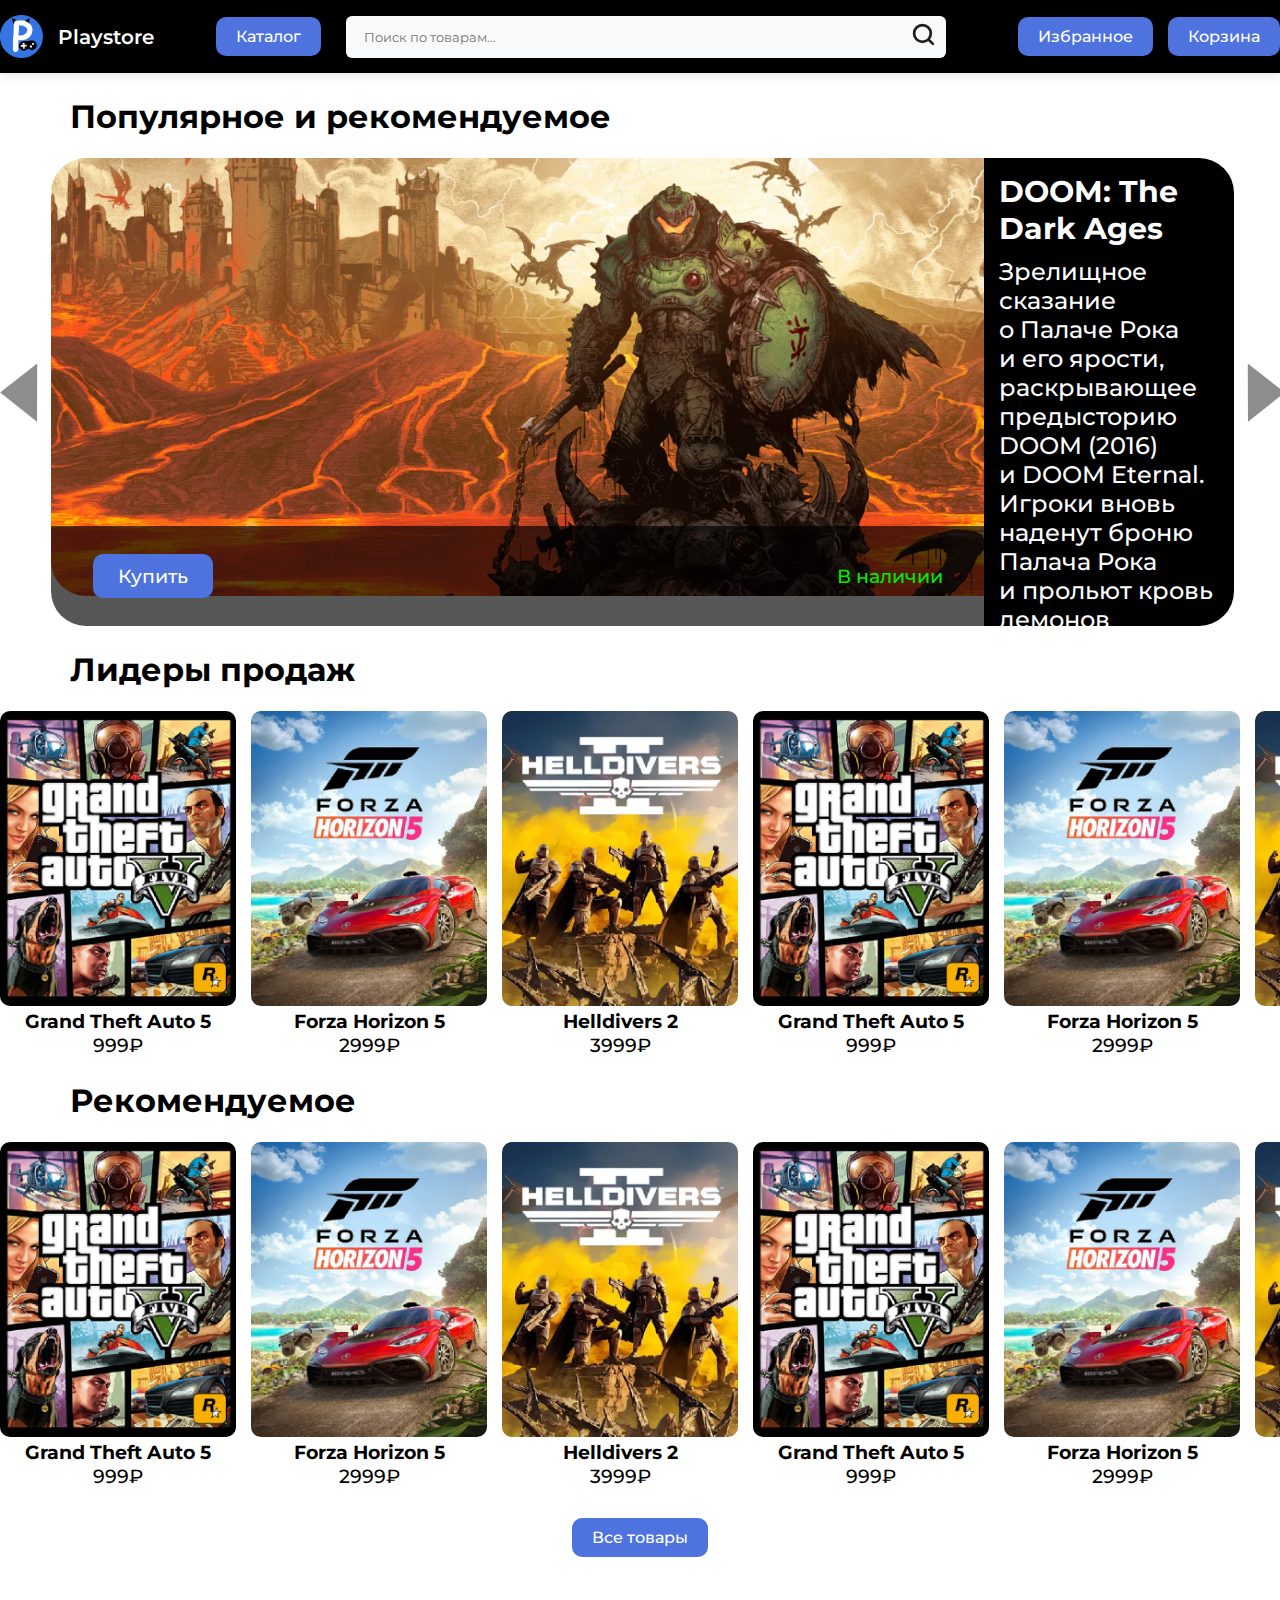
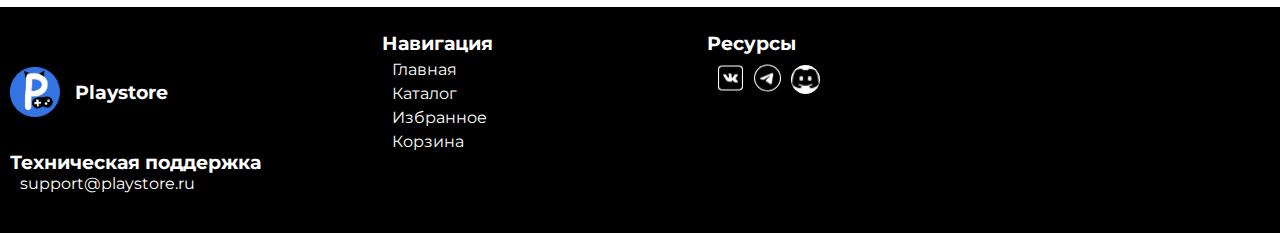
<file: index.html>
<!DOCTYPE html>
<html lang="en">
  <head>
    <meta charset="UTF-8" />
    <meta name="viewport" content="width=device-width, initial-scale=1.0" />
    <title>PlayStore - Главная</title>
    <link rel="preconnect" href="https://fonts.googleapis.com" />
    <link rel="preconnect" href="https://fonts.gstatic.com" crossorigin />
    <link
      href="https://fonts.googleapis.com/css2?family=Montserrat:ital,wght@0,100..900;1,100..900&display=swap"
      rel="stylesheet"
    />
    <link rel="stylesheet" href="./assets/style.css" />
  </head>
  <body>
    <header>
      <div class="container">
        <div class="header-content">
          <a href="./index.html">
            <div class="logo-section">
              <img src="./assets/img/lgo.png" alt="" />
              <div class="site-name">Playstore</div>
            </div>
          </a>

          <div class="nav-section">
            <a href="./catalog.html" class="catalog-btn">Каталог</a>
            <form class="search-form">
              <input
                type="text"
                class="search-input"
                placeholder="Поиск по товарам..."
              />
              <button type="submit" class="search-btn">
                <span class="action-icon"
                  ><img src="./assets/img/search.svg" alt="search" width="25"
                /></span>
              </button>
            </form>
          </div>

          <div class="user-actions">
            <a href="./favourites.html" class="catalog-btn">Избранное</a>
            <a href="./cart.html" class="catalog-btn">Корзина</a>
          </div>
        </div>
      </div>
    </header>

    <div class="page-wrapper">
      <main class="container">
        <h1 class="h1">Популярное и рекомендуемое</h1>
        <div class="popular-container">
          <div class="slider-wrapper">
            <div class="slider-track">
              <div class="slide">
                <span class="arrow left-arrow">
                  <img src="./assets/img/left.svg" alt="" />
                </span>
                <div class="popular">
                  <img
                    class="popular-img"
                    src="./assets/img/doom.png"
                    alt="doom"
                  />
                  <div class="button-container">
                    <div class="popular-btn-position">
                      <a class="popular-btn" href="">Купить</a>
                      <p>В наличии</p>
                    </div>
                  </div>
                </div>
                <div class="popular-game">
                  <h2 class="popular-head">DOOM: The Dark Ages</h2>
                  <p class="popular-desc">
                    Зрелищное сказание о Палаче Рока и его ярости, раскрывающее
                    предысторию DOOM (2016) и DOOM Eternal. Игроки вновь наденут
                    броню Палача Рока и прольют кровь демонов в средневековой
                    войне с адом.
                  </p>
                  <div class="leader-sell">
                    <p>Лидер продаж</p>
                  </div>
                </div>
                <span class="arrow right-arrow">
                  <img src="./assets/img/right.svg" alt="" />
                </span>
              </div>
              <div class="slide">
                <span class="arrow left-arrow">
                  <img src="./assets/img/left.svg" alt="" />
                </span>
                <div class="popular">
                  <img
                    class="popular-img"
                    src="./assets/img/elden.png"
                    alt="doom"
                  />
                  <div class="button-container">
                    <div class="popular-btn-position">
                      <a class="popular-btn" href="">Купить</a>
                      <p>В наличии</p>
                    </div>
                  </div>
                </div>
                <div class="popular-game">
                  <h2 class="popular-head">Elden Ring Nightreign</h2>
                  <p class="popular-desc">
                    Вас ждут до боли знакомые испытания! Оживите дух
                    классической серии, обратитесь к своим навыкам и мудрости,
                    чтобы уничтожить мрачные силы и восстановить баланс в
                    королевстве, разрушенном тёмными древностями.
                  </p>
                  <div class="leader-sell">
                    <p>Лидер продаж</p>
                  </div>
                </div>
                <span class="arrow right-arrow">
                  <img src="./assets/img/right.svg" alt="" />
                </span>
              </div>
              <div class="slide">
                <span class="arrow left-arrow">
                  <img src="./assets/img/left.svg" alt="" />
                </span>
                <div class="popular">
                  <img
                    class="popular-img"
                    src="./assets/img/tlou22.png"
                    alt="doom"
                  />
                  <div class="button-container">
                    <div class="popular-btn-position">
                      <a class="popular-btn" href="">Купить</a>
                      <p>В наличии</p>
                    </div>
                  </div>
                </div>
                <div class="popular-game">
                  <h2 class="popular-head">The Last Of Us II</h2>
                  <p class="popular-desc">
                    Погрузитесь в мир игры, удостоенной более 300 наград «Игра
                    года»: теперь и на ПК! Окунитесь в историю Элли и Эбби с
                    обновленной графикой, новыми игровыми режимами (например,
                    «Без возврата» в стиле «роглайк») и другими улучшениями.
                  </p>
                  <div class="leader-sell">
                    <p>Лидер продаж</p>
                  </div>
                </div>
                <span class="arrow right-arrow">
                  <img src="./assets/img/right.svg" alt="" />
                </span>
              </div>
            </div>
          </div>
        </div>

        <h1 class="h1">Лидеры продаж</h1>
        <div class="best-container" id="scrollContainer">
          <a href="./item.html" class="game">
            <img
              class="game-img"
              src="./assets/img/gta.webp"
              alt=""
              draggable="false"
            />
            <h3>Grand Theft Auto 5</h3>
            <p>999₽</p>
          </a>
          <a href="./item.html" class="game">
            <img
              class="game-img"
              src="./assets/img/fz5.webp"
              alt=""
              draggable="false"
            />
            <h3>Forza Horizon 5</h3>
            <p>2999₽</p>
          </a>
          <a href="./item.html" class="game">
            <img
              class="game-img"
              src="./assets/img/helldi.webp"
              alt=""
              draggable="false"
            />
            <h3>Helldivers 2</h3>
            <p>3999₽</p>
          </a>
          <a href="./item.html" class="game">
            <img
              class="game-img"
              src="./assets/img/gta.webp"
              alt=""
              draggable="false"
            />
            <h3>Grand Theft Auto 5</h3>
            <p>999₽</p>
          </a>
          <a href="./item.html" class="game">
            <img
              class="game-img"
              src="./assets/img/fz5.webp"
              alt=""
              draggable="false"
            />
            <h3>Forza Horizon 5</h3>
            <p>2999₽</p>
          </a>
          <a href="./item.html" class="game">
            <img
              class="game-img"
              src="./assets/img/helldi.webp"
              alt=""
              draggable="false"
            />
            <h3>Helldivers 2</h3>
            <p>3999₽</p>
          </a>
        </div>

        <h1 class="h1">Рекомендуемое</h1>
        <div class="best-container" id="scrollContainer2">
          <a href="./item.html" class="game">
            <img
              class="game-img"
              src="./assets/img/gta.webp"
              alt=""
              draggable="false"
            />
            <h3>Grand Theft Auto 5</h3>
            <p>999₽</p>
          </a>
          <a href="./item.html" class="game">
            <img
              class="game-img"
              src="./assets/img/fz5.webp"
              alt=""
              draggable="false"
            />
            <h3>Forza Horizon 5</h3>
            <p>2999₽</p>
          </a>
          <a href="./item.html" class="game">
            <img
              class="game-img"
              src="./assets/img/helldi.webp"
              alt=""
              draggable="false"
            />
            <h3>Helldivers 2</h3>
            <p>3999₽</p>
          </a>
          <a href="./item.html" class="game">
            <img
              class="game-img"
              src="./assets/img/gta.webp"
              alt=""
              draggable="false"
            />
            <h3>Grand Theft Auto 5</h3>
            <p>999₽</p>
          </a>
          <a href="./item.html" class="game">
            <img
              class="game-img"
              src="./assets/img/fz5.webp"
              alt=""
              draggable="false"
            />
            <h3>Forza Horizon 5</h3>
            <p>2999₽</p>
          </a>
          <a href="./item.html" class="game">
            <img
              class="game-img"
              src="./assets/img/helldi.webp"
              alt=""
              draggable="false"
            />
            <h3>Helldivers 2</h3>
            <p>3999₽</p>
          </a>
        </div>

        <div class="on-center">
          <a class="catalog-btn" href=""> Все товары </a>
        </div>
      </main>

      <footer class="footer-container">
        <div class="footer">
          <div class="footer-logo">
            <img src="./assets/img/lgo.png" width="43" alt="" />
            <p>Playstore</p>
          </div>
          <div class="footer-nav">
            <h3>Навигация</h3>
            <ul>
              <li><a href="">Главная</a></li>
              <li><a href="">Каталог</a></li>
              <li><a href="">Избранное</a></li>
              <li><a href="">Корзина</a></li>
            </ul>
          </div>
          <div class="footer-nav">
            <h3>Ресурсы</h3>
            <ul class="ul-flex">
              <li>
                <a href="">
                  <img src="./assets/img/vk.svg" />
                </a>
              </li>
              <li>
                <a href="">
                  <img src="./assets/img/tg.svg" />
                </a>
              </li>
              <li>
                <a href="">
                  <img src="./assets/img/discord.svg" />
                </a>
              </li>
            </ul>
          </div>
          <div class="footer-nav">
            <h3>Техническая поддержка</h3>
            <a href="mailto:support@playstore.ru">support@playstore.ru</a>
          </div>
        </div>
      </footer>
    </div>

    <script src="./assets/js/index.js"></script>
  </body>
</html>
</file>
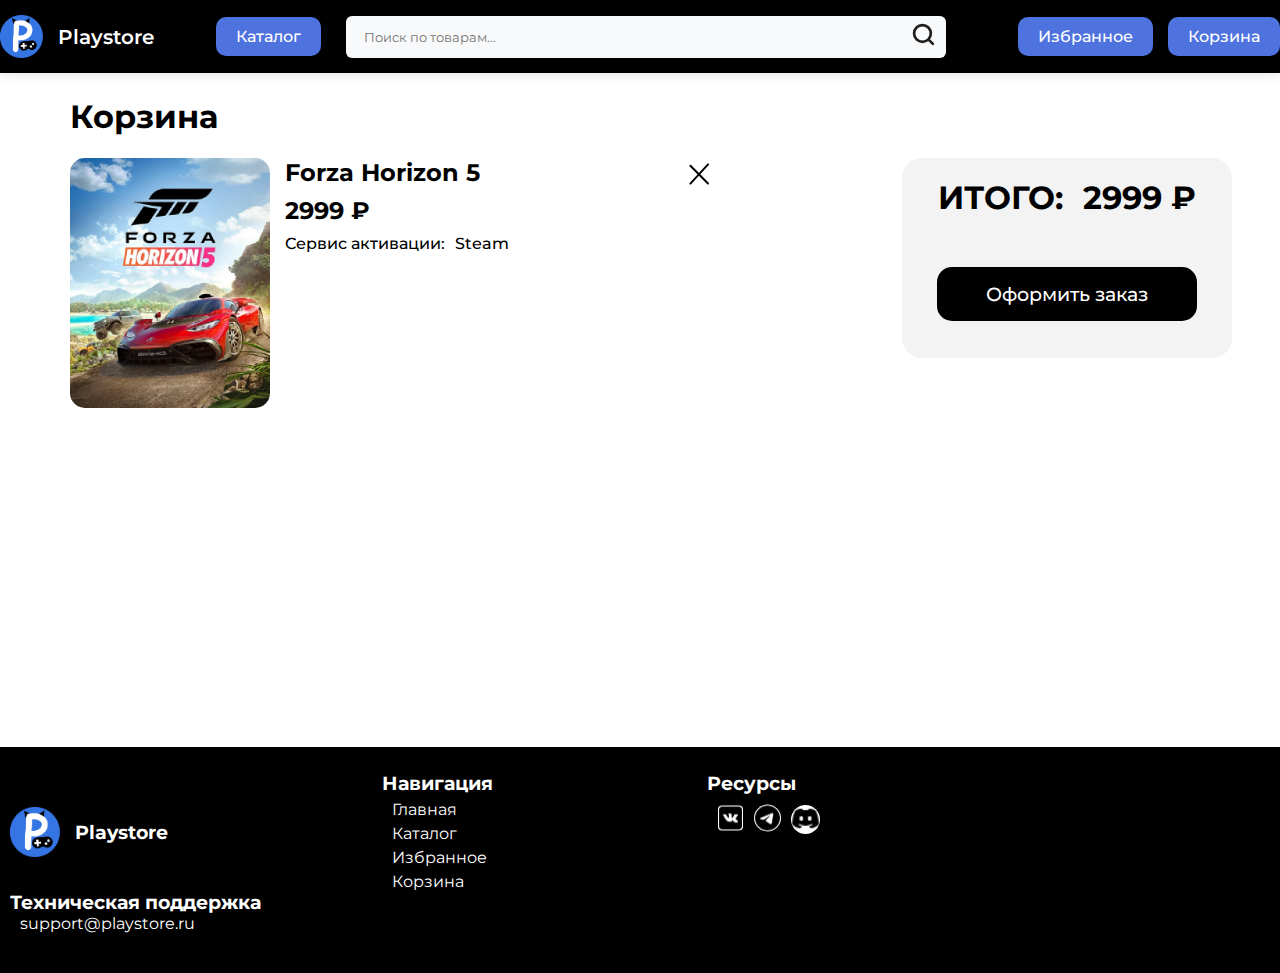
<file: cart.html>
<!DOCTYPE html>
<html lang="en">
  <head>
    <meta charset="UTF-8" />
    <meta name="viewport" content="width=device-width, initial-scale=1.0" />
    <title>Document</title>
    <link rel="preconnect" href="https://fonts.googleapis.com" />
    <link rel="preconnect" href="https://fonts.gstatic.com" crossorigin />
    <link
      href="https://fonts.googleapis.com/css2?family=Montserrat:ital,wght@0,100..900;1,100..900&display=swap"
      rel="stylesheet"
    />
    <link rel="stylesheet" href="./assets/style.css" />
  </head>
  <body>
    <header>
      <div class="container">
        <div class="header-content">
          <a href="./index.html">
            <div class="logo-section">
              <img src="./assets/img/lgo.png" alt="" />
              <div class="site-name">Playstore</div>
            </div>
          </a>

          <div class="nav-section">
            <a href="./catalog.html" class="catalog-btn">Каталог</a>
            <form class="search-form">
              <input
                type="text"
                class="search-input"
                placeholder="Поиск по товарам..."
              />
              <button type="submit" class="search-btn">
                <span class="action-icon"
                  ><img src="./assets/img/search.svg" alt="search" width="25"
                /></span>
              </button>
            </form>
          </div>

          <div class="user-actions">
            <a href="./favourites.html" class="catalog-btn">Избранное</a>
            <a href="./cart.html" class="catalog-btn">Корзина</a>
          </div>
        </div>
      </div>
    </header>
    <div class="page-wrapper">
      <main class="container">
        <h1 class="h1">Корзина</h1>
        <div class="cart-page-container">
          <div class="cart-container">
            <div class="cart-game">
              <a class="cart-a" href="./item.html">
                <img src="./assets/img/fz5.webp" alt="" class="cart-img" />
                <div class="cart-desc">
                  <h2>Forza Horizon 5</h2>
                  <h2>2999 ₽</h2>
                  <div class="cart-activation">
                    <p>Сервис активации:</p>
                    <p class="bold">Steam</p>
                  </div>
                </div>
              </a>
              <img src="./assets/img/delete.svg" alt="" class="delete-icon" />
            </div>
          </div>
          <div class="order-container">
            <div class="cart-price">
              <h1>ИТОГО:</h1>
              <h1>2999 ₽</h1>
            </div>
            <a class="order-btn" href="#">Оформить заказ</a>
          </div>
        </div>
      </main>
      <footer class="footer-container">
        <div class="footer">
          <div class="footer-logo">
            <img src="./assets/img/lgo.png" width="43" alt="" />
            <!-- <img src="./assets/img/lgoo.svg" width="43" alt="" /> -->
            <p>Playstore</p>
          </div>
          <div class="footer-nav">
            <h3>Навигация</h3>
            <ul>
              <li><a href="">Главная</a></li>
              <li><a href="">Каталог</a></li>
              <li><a href="">Избранное</a></li>
              <li><a href="">Корзина</a></li>
            </ul>
          </div>
          <div class="footer-nav">
            <h3>Ресурсы</h3>
            <ul class="ul-flex">
              <li>
                <a href="">
                  <img src="./assets/img/vk.svg" />
                </a>
              </li>
              <li>
                <a href="">
                  <img src="./assets/img/tg.svg" />
                </a>
              </li>
              <li>
                <a href="">
                  <img src="./assets/img/discord.svg" />
                </a>
              </li>
            </ul>
          </div>
          <div class="footer-nav">
            <h3>Техническая поддержка</h3>
            <a href="mailto:support@playstore.ru">support@playstore.ru</a>
          </div>
        </div>
      </footer>
    </div>
  </body>
</html>
</file>
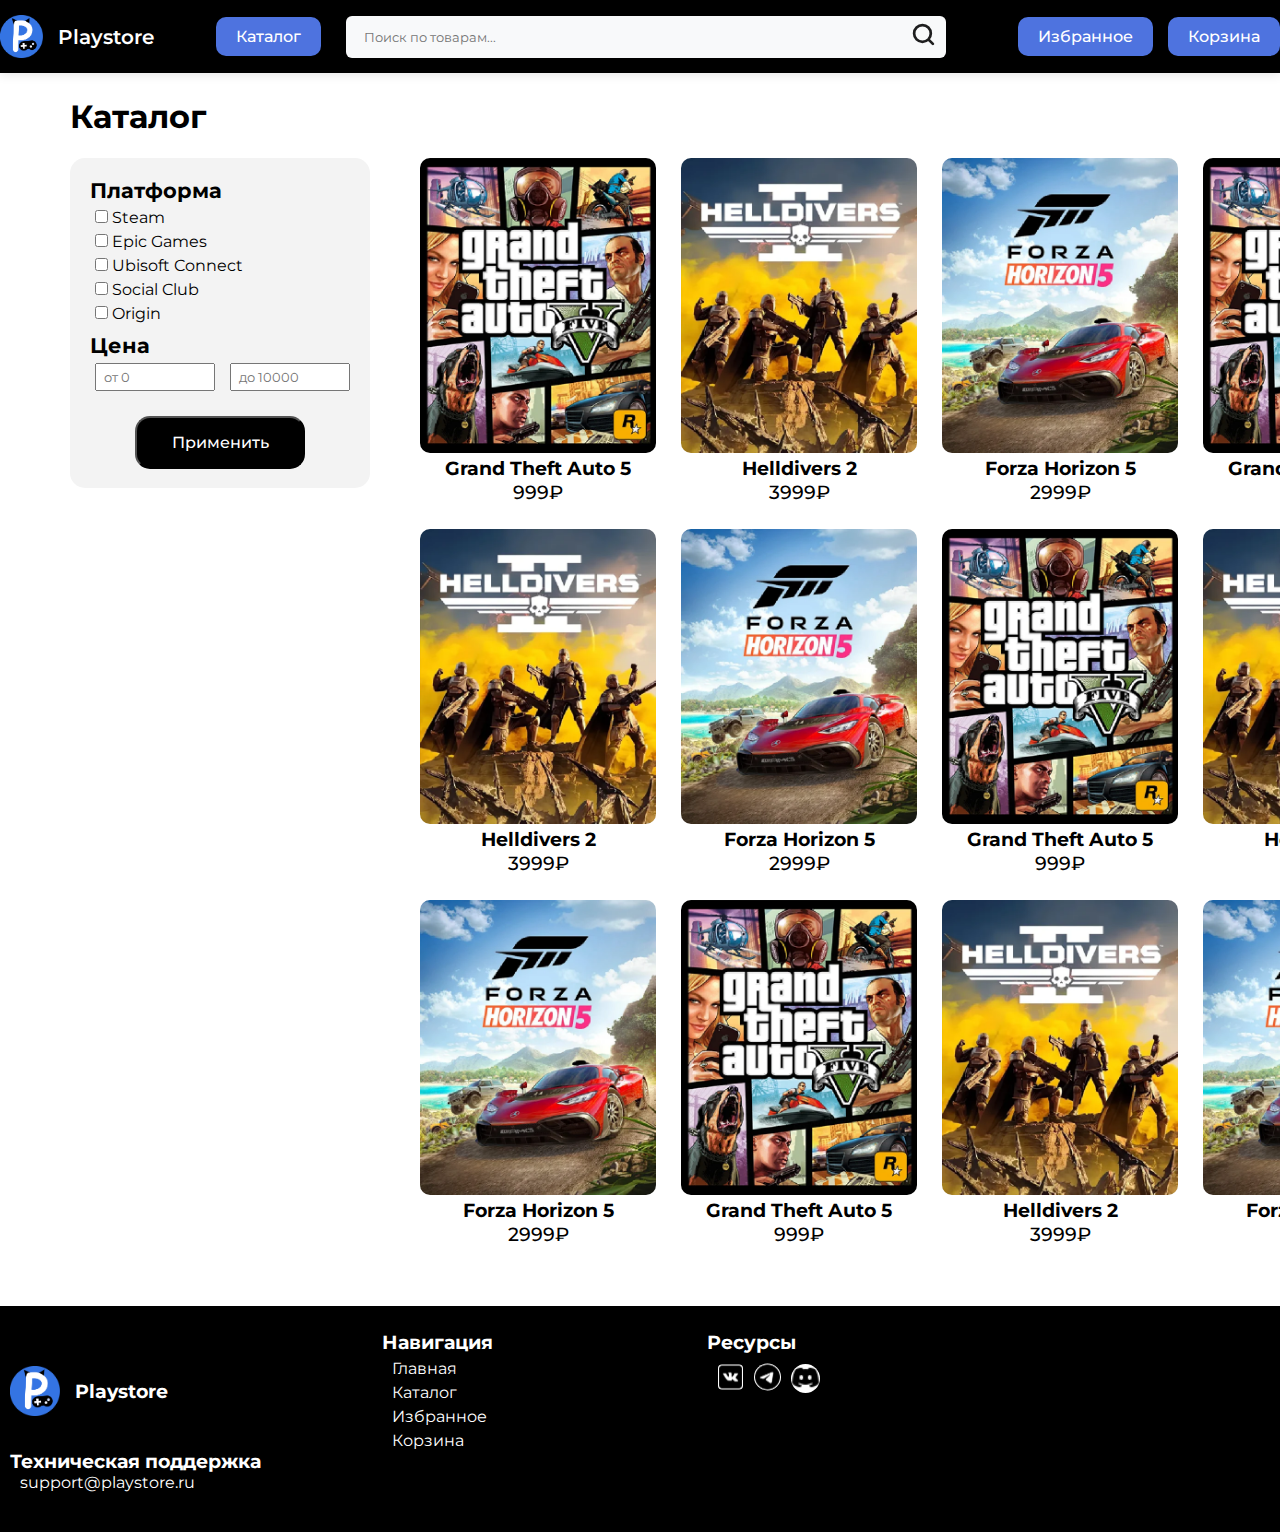
<file: catalog.html>
<!DOCTYPE html>
<html lang="en">
  <head>
    <meta charset="UTF-8" />
    <meta name="viewport" content="width=device-width, initial-scale=1.0" />
    <title>Document</title>
    <link rel="preconnect" href="https://fonts.googleapis.com" />
    <link rel="preconnect" href="https://fonts.gstatic.com" crossorigin />
    <link
      href="https://fonts.googleapis.com/css2?family=Montserrat:ital,wght@0,100..900;1,100..900&display=swap"
      rel="stylesheet"
    />
    <link rel="stylesheet" href="./assets/style.css" />
  </head>
  <body>
    <header>
      <div class="container">
        <div class="header-content">
          <a href="./index.html">
            <div class="logo-section">
              <img src="./assets/img/lgo.png" alt="" />
              <div class="site-name">Playstore</div>
            </div>
          </a>

          <div class="nav-section">
            <a href="./catalog.html" class="catalog-btn">Каталог</a>
            <form class="search-form">
              <input
                type="text"
                class="search-input"
                placeholder="Поиск по товарам..."
              />
              <button type="submit" class="search-btn">
                <span class="action-icon"
                  ><img src="./assets/img/search.svg" alt="search" width="25"
                /></span>
              </button>
            </form>
          </div>

          <div class="user-actions">
            <a href="./favourites.html" class="catalog-btn">Избранное</a>
            <a href="./cart.html" class="catalog-btn">Корзина</a>
          </div>
        </div>
      </div>
    </header>
    <div class="page-wrapper">
      <main class="container">
        <h1 class="h1">Каталог</h1>
        <div class="catalog-container">
          <form method="get" class="filter-container">
            <div class="platform">
              <h3 class="h3">Платформа</h3>
              <ul class="platform-list">
                <li>
                  <input type="checkbox" name="" id="" />
                  <label for="">Steam</label>
                </li>
                <li>
                  <input type="checkbox" name="" id="" />
                  <label for="">Epic Games</label>
                </li>
                <li>
                  <input type="checkbox" name="" id="" />
                  <label for="">Ubisoft Connect</label>
                </li>
                <li>
                  <input type="checkbox" name="" id="" />
                  <label for="">Social Club</label>
                </li>
                <li>
                  <input type="checkbox" name="" id="" />
                  <label for="">Origin</label>
                </li>
              </ul>
            </div>

            <div class="">
              <h3 class="h3">Цена</h3>
              <div class="price-filter">
                <input type="number" name="" id="" placeholder=" от 0" />
                <input type="number" name="" id="" placeholder=" до 10000" />
              </div>
            </div>

            <button class="filter-btn" type="submit">Применить</button>
          </form>
          <div class="favourites-container">
            <div class="fav-game">
              <a href="./item.html" class="game">
                <img
                  class="game-img"
                  src="./assets/img/gta.webp"
                  alt=""
                  draggable="false"
                />
                <h3>Grand Theft Auto 5</h3>
                <p>999₽</p>
              </a>
            </div>
            <div class="fav-game">
              <a href="./item.html" class="game">
                <img
                  class="game-img"
                  src="./assets/img/helldi.webp"
                  alt=""
                  draggable="false"
                />
                <h3>Helldivers 2</h3>
                <p>3999₽</p>
              </a>
            </div>
            <div class="fav-game">
              <a href="./item.html" class="game">
                <img
                  class="game-img"
                  src="./assets/img/fz5.webp"
                  alt=""
                  draggable="false"
                />
                <h3>Forza Horizon 5</h3>
                <p>2999₽</p>
              </a>
            </div>
            <div class="fav-game">
              <a href="./item.html" class="game">
                <img
                  class="game-img"
                  src="./assets/img/gta.webp"
                  alt=""
                  draggable="false"
                />
                <h3>Grand Theft Auto 5</h3>
                <p>999₽</p>
              </a>
            </div>
            <div class="fav-game">
              <a href="./item.html" class="game">
                <img
                  class="game-img"
                  src="./assets/img/helldi.webp"
                  alt=""
                  draggable="false"
                />
                <h3>Helldivers 2</h3>
                <p>3999₽</p>
              </a>
            </div>
            <div class="fav-game">
              <a href="./item.html" class="game">
                <img
                  class="game-img"
                  src="./assets/img/fz5.webp"
                  alt=""
                  draggable="false"
                />
                <h3>Forza Horizon 5</h3>
                <p>2999₽</p>
              </a>
            </div>
            <div class="fav-game">
              <a href="./item.html" class="game">
                <img
                  class="game-img"
                  src="./assets/img/gta.webp"
                  alt=""
                  draggable="false"
                />
                <h3>Grand Theft Auto 5</h3>
                <p>999₽</p>
              </a>
            </div>
            <div class="fav-game">
              <a href="./item.html" class="game">
                <img
                  class="game-img"
                  src="./assets/img/helldi.webp"
                  alt=""
                  draggable="false"
                />
                <h3>Helldivers 2</h3>
                <p>3999₽</p>
              </a>
            </div>
            <div class="fav-game">
              <a href="./item.html" class="game">
                <img
                  class="game-img"
                  src="./assets/img/fz5.webp"
                  alt=""
                  draggable="false"
                />
                <h3>Forza Horizon 5</h3>
                <p>2999₽</p>
              </a>
            </div>
            <div class="fav-game">
              <a href="./item.html" class="game">
                <img
                  class="game-img"
                  src="./assets/img/gta.webp"
                  alt=""
                  draggable="false"
                />
                <h3>Grand Theft Auto 5</h3>
                <p>999₽</p>
              </a>
            </div>
            <div class="fav-game">
              <a href="./item.html" class="game">
                <img
                  class="game-img"
                  src="./assets/img/helldi.webp"
                  alt=""
                  draggable="false"
                />
                <h3>Helldivers 2</h3>
                <p>3999₽</p>
              </a>
            </div>
            <div class="fav-game">
              <a href="./item.html" class="game">
                <img
                  class="game-img"
                  src="./assets/img/fz5.webp"
                  alt=""
                  draggable="false"
                />
                <h3>Forza Horizon 5</h3>
                <p>2999₽</p>
              </a>
            </div>
          </div>
        </div>
      </main>
      <footer class="footer-container">
        <div class="footer">
          <div class="footer-logo">
            <img src="./assets/img/lgo.png" width="43" alt="" />
            <!-- <img src="./assets/img/lgoo.svg" width="43" alt="" /> -->
            <p>Playstore</p>
          </div>
          <div class="footer-nav">
            <h3>Навигация</h3>
            <ul>
              <li><a href="">Главная</a></li>
              <li><a href="">Каталог</a></li>
              <li><a href="">Избранное</a></li>
              <li><a href="">Корзина</a></li>
            </ul>
          </div>
          <div class="footer-nav">
            <h3>Ресурсы</h3>
            <ul class="ul-flex">
              <li>
                <a href="">
                  <img src="./assets/img/vk.svg" />
                </a>
              </li>
              <li>
                <a href="">
                  <img src="./assets/img/tg.svg" />
                </a>
              </li>
              <li>
                <a href="">
                  <img src="./assets/img/discord.svg" />
                </a>
              </li>
            </ul>
          </div>
          <div class="footer-nav">
            <h3>Техническая поддержка</h3>
            <a href="mailto:support@playstore.ru">support@playstore.ru</a>
          </div>
        </div>
      </footer>
    </div>
  </body>
</html>
</file>
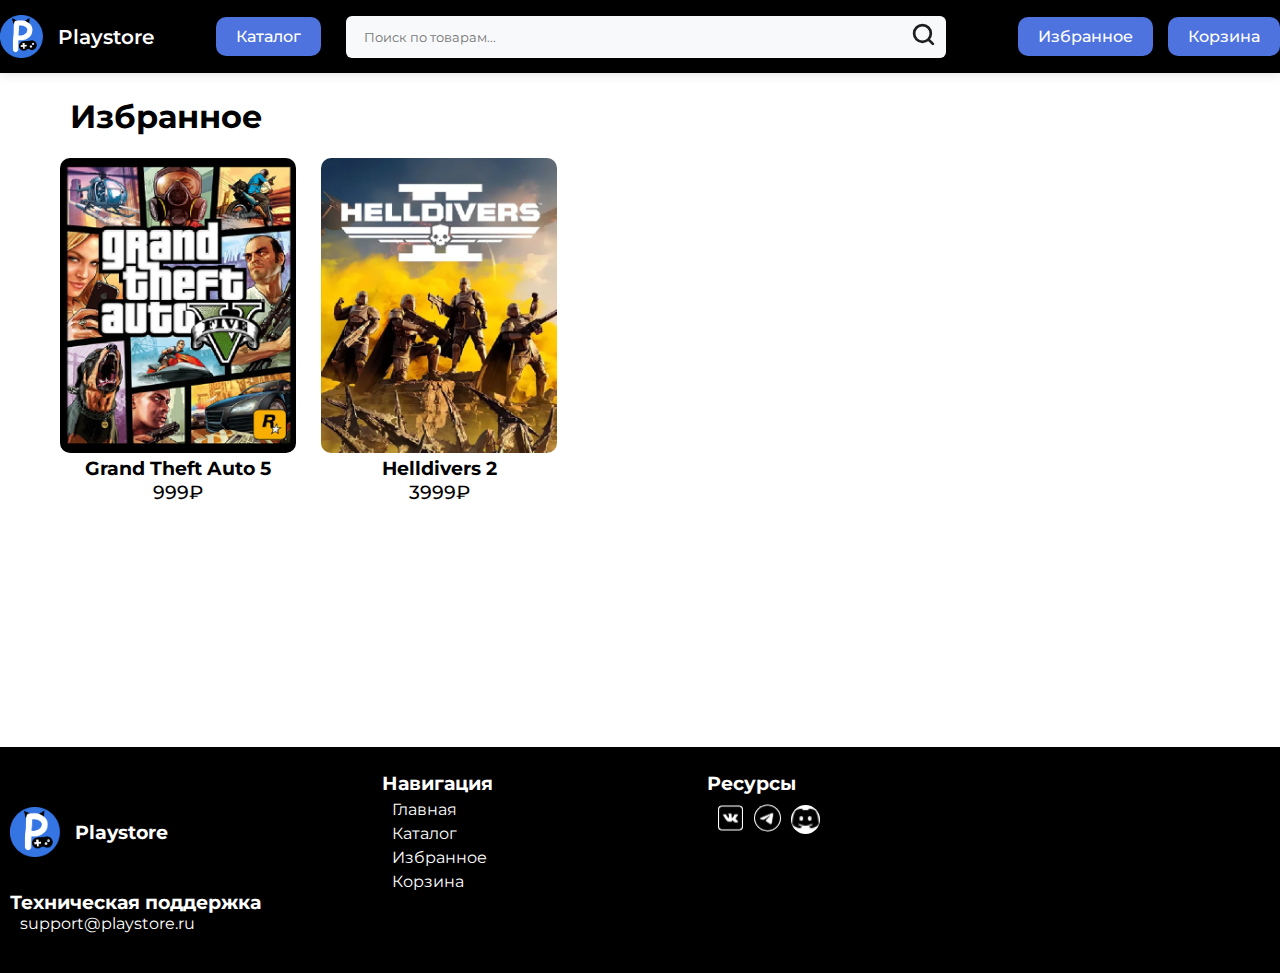
<file: favourites.html>
<!DOCTYPE html>
<html lang="en">
  <head>
    <meta charset="UTF-8" />
    <meta name="viewport" content="width=device-width, initial-scale=1.0" />
    <title>Document</title>
    <link rel="preconnect" href="https://fonts.googleapis.com" />
    <link rel="preconnect" href="https://fonts.gstatic.com" crossorigin />
    <link
      href="https://fonts.googleapis.com/css2?family=Montserrat:ital,wght@0,100..900;1,100..900&display=swap"
      rel="stylesheet"
    />
    <link rel="stylesheet" href="./assets/style.css" />
  </head>
  <body>
    <header>
      <div class="container">
        <div class="header-content">
          <a href="./index.html">
            <div class="logo-section">
              <img src="./assets/img/lgo.png" alt="" />
              <div class="site-name">Playstore</div>
            </div>
          </a>

          <div class="nav-section">
            <a href="./catalog.html" class="catalog-btn">Каталог</a>
            <form class="search-form">
              <input
                type="text"
                class="search-input"
                placeholder="Поиск по товарам..."
              />
              <button type="submit" class="search-btn">
                <span class="action-icon"
                  ><img src="./assets/img/search.svg" alt="search" width="25"
                /></span>
              </button>
            </form>
          </div>

          <div class="user-actions">
            <a href="./favourites.html" class="catalog-btn">Избранное</a>
            <a href="./cart.html" class="catalog-btn">Корзина</a>
          </div>
        </div>
      </div>
    </header>
    <div class="page-wrapper">
      <main class="container">
        <h1 class="h1">Избранное</h1>
        <div class="favourites-container">
          <div class="fav-game">
            <a href="./item.html" class="game">
              <img
                class="game-img"
                src="./assets/img/gta.webp"
                alt=""
                draggable="false"
              />
              <h3>Grand Theft Auto 5</h3>
              <p>999₽</p>
            </a>
          </div>
          <div class="fav-game">
            <a href="./item.html" class="game">
              <img
                class="game-img"
                src="./assets/img/helldi.webp"
                alt=""
                draggable="false"
              />
              <h3>Helldivers 2</h3>
              <p>3999₽</p>
            </a>
          </div>
        </div>
      </main>
      <footer class="footer-container">
        <div class="footer">
          <div class="footer-logo">
            <img src="./assets/img/lgo.png" width="43" alt="" />
            <!-- <img src="./assets/img/lgoo.svg" width="43" alt="" /> -->
            <p>Playstore</p>
          </div>
          <div class="footer-nav">
            <h3>Навигация</h3>
            <ul>
              <li><a href="">Главная</a></li>
              <li><a href="">Каталог</a></li>
              <li><a href="">Избранное</a></li>
              <li><a href="">Корзина</a></li>
            </ul>
          </div>
          <div class="footer-nav">
            <h3>Ресурсы</h3>
            <ul class="ul-flex">
              <li>
                <a href="">
                  <img src="./assets/img/vk.svg" />
                </a>
              </li>
              <li>
                <a href="">
                  <img src="./assets/img/tg.svg" />
                </a>
              </li>
              <li>
                <a href="">
                  <img src="./assets/img/discord.svg" />
                </a>
              </li>
            </ul>
          </div>
          <div class="footer-nav">
            <h3>Техническая поддержка</h3>
            <a href="mailto:support@playstore.ru">support@playstore.ru</a>
          </div>
        </div>
      </footer>
    </div>
  </body>
</html>
</file>
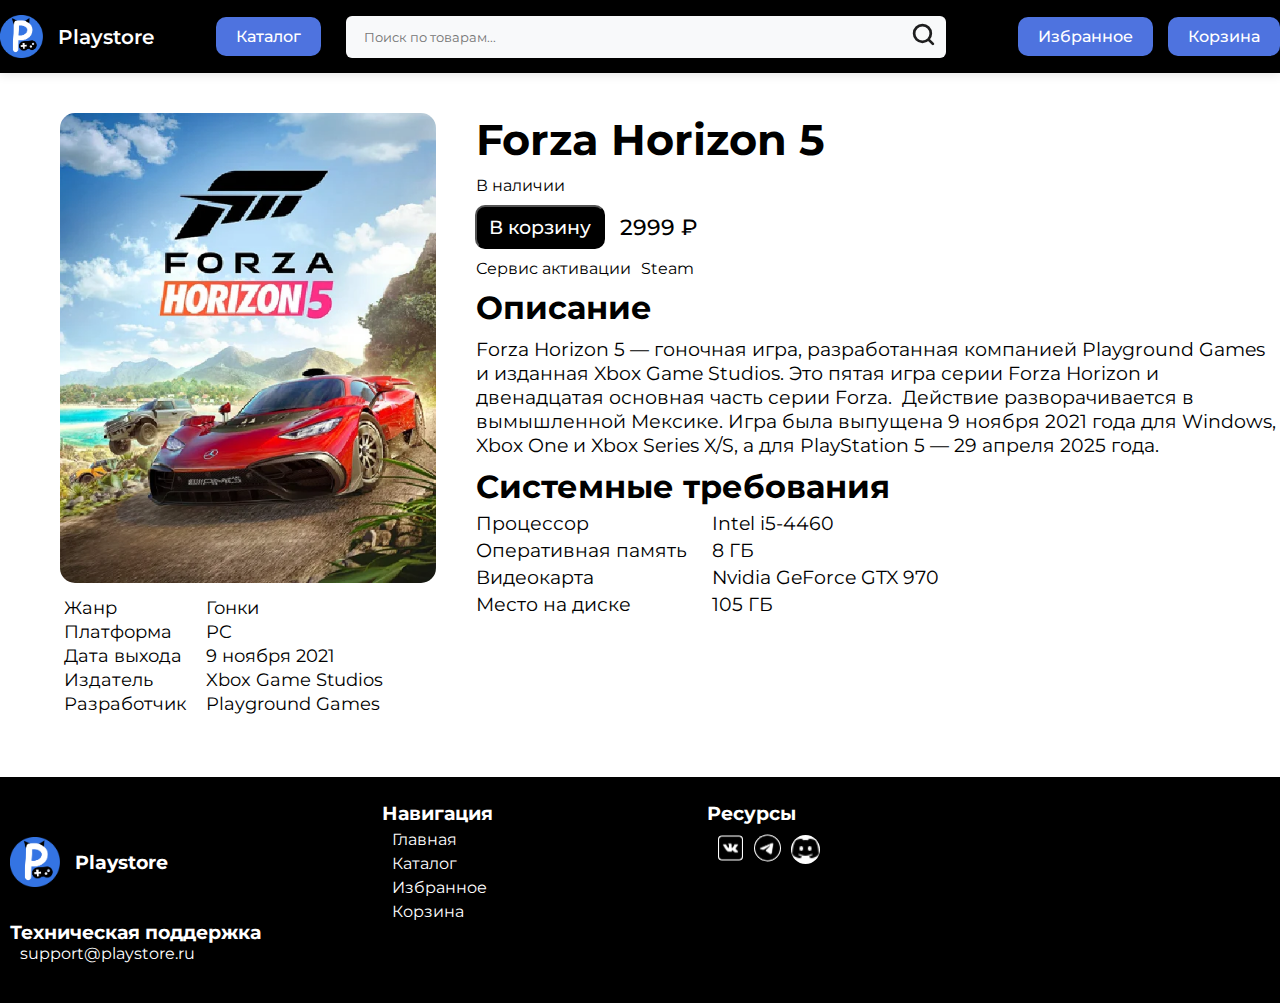
<file: item.html>
<!DOCTYPE html>
<html lang="en">
  <head>
    <meta charset="UTF-8" />
    <meta name="viewport" content="width=device-width, initial-scale=1.0" />
    <title>Document</title>
    <link rel="preconnect" href="https://fonts.googleapis.com" />
    <link rel="preconnect" href="https://fonts.gstatic.com" crossorigin />
    <link
      href="https://fonts.googleapis.com/css2?family=Montserrat:ital,wght@0,100..900;1,100..900&display=swap"
      rel="stylesheet"
    />
    <link rel="stylesheet" href="./assets/style.css" />
  </head>
  <body>
    <header>
      <div class="container">
        <div class="header-content">
          <a href="./index.html">
            <div class="logo-section">
              <img src="./assets/img/lgo.png" alt="" />
              <div class="site-name">Playstore</div>
            </div>
          </a>

          <div class="nav-section">
            <a href="./catalog.html" class="catalog-btn">Каталог</a>
            <form class="search-form">
              <input
                type="text"
                class="search-input"
                placeholder="Поиск по товарам..."
              />
              <button type="submit" class="search-btn">
                <span class="action-icon"
                  ><img src="./assets/img/search.svg" alt="search" width="25"
                /></span>
              </button>
            </form>
          </div>

          <div class="user-actions">
            <a href="./favourites.html" class="catalog-btn">Избранное</a>
            <a href="./cart.html" class="catalog-btn">Корзина</a>
          </div>
        </div>
      </div>
    </header>
    <div class="page-wrapper">
      <main class="container">
        <div class="item-container">
          <div class="left-item">
            <img class="item-img" src="./assets/img/fz5.webp" alt="" />
            <div class="left-data">
              <ul class="ul-left-data">
                <li>Жанр</li>
                <li>Платформа</li>
                <li>Дата выхода</li>
                <li>Издатель</li>
                <li>Разработчик</li>
              </ul>
              <ul class="ul-left-data">
                <li>Гонки</li>
                <li>PC</li>
                <li>9 ноября 2021</li>
                <li>Xbox Game Studios</li>
                <li>Playground Games</li>
              </ul>
            </div>
          </div>
          <div class="right-item">
            <h1 class="item-h1">Forza Horizon 5</h1>
            <p class="in-stock">В наличии</p>
            <div class="price-wrapper">
              <button class="filter-btn cart-btn">В корзину</button>
              <p class="price-font">2999 ₽</p>
            </div>
            <div class="activation-wrapper">
              <p>Сервис активации</p>
              <p>Steam</p>
            </div>

            <div class="description-wrapper">
              <h2 class="item-h2">Описание</h2>
              <p>
                Forza Horizon 5 — гоночная игра, разработанная компанией
                Playground Games и изданная Xbox Game Studios. Это пятая игра
                серии Forza Horizon и двенадцатая основная часть серии Forza. 
                Действие разворачивается в вымышленной Мексике. Игра была
                выпущена 9 ноября 2021 года для Windows, Xbox One и Xbox Series
                X/S, а для PlayStation 5 — 29 апреля 2025 года.
              </p>
            </div>
            <div class="sys-req">
              <h2 class="item-h2">Системные требования</h2>
              <div class="reqs-lists">
                <ul>
                  <li>Процессор</li>
                  <li>Оперативная память</li>
                  <li>Видеокарта</li>
                  <li>Место на диске</li>
                </ul>
                <ul>
                  <li>Intel i5-4460</li>
                  <li>8 ГБ</li>
                  <li>Nvidia GeForce GTX 970</li>
                  <li>105 ГБ</li>
                </ul>
              </div>
            </div>
          </div>
        </div>
      </main>
      <footer class="footer-container">
        <div class="footer">
          <div class="footer-logo">
            <img src="./assets/img/lgo.png" width="43" alt="" />
            <!-- <img src="./assets/img/lgoo.svg" width="43" alt="" /> -->
            <p>Playstore</p>
          </div>
          <div class="footer-nav">
            <h3>Навигация</h3>
            <ul>
              <li><a href="">Главная</a></li>
              <li><a href="">Каталог</a></li>
              <li><a href="">Избранное</a></li>
              <li><a href="">Корзина</a></li>
            </ul>
          </div>
          <div class="footer-nav">
            <h3>Ресурсы</h3>
            <ul class="ul-flex">
              <li>
                <a href="">
                  <img src="./assets/img/vk.svg" />
                </a>
              </li>
              <li>
                <a href="">
                  <img src="./assets/img/tg.svg" />
                </a>
              </li>
              <li>
                <a href="">
                  <img src="./assets/img/discord.svg" />
                </a>
              </li>
            </ul>
          </div>
          <div class="footer-nav">
            <h3>Техническая поддержка</h3>
            <a href="mailto:support@playstore.ru">support@playstore.ru</a>
          </div>
        </div>
      </footer>
    </div>
  </body>
</html>
</file>
<file: assets/style.css>
* {
  margin: 0;
  padding: 0;
  list-style: none;
  font-family: "Montserrat", Arial, sans-serif;
  vertical-align: baseline;
  box-sizing: border-box;
}

:root {
  --gray-back: rgb(243, 243, 243);
}

a {
  text-decoration: none;
  color: black;
}

.page-wrapper {
  display: flex;
  flex-direction: column;
  min-height: 100vh;
}

.container {
  width: 100%;
  max-width: 1530px;
  margin: 0 auto;
  /* padding: 0 15px; */
  flex: 1;
}

.page-wrapper .container {
  margin-bottom: 60px;
}

.h1 {
  margin-top: 24px;
  margin-left: 70px;
  margin-bottom: 22px;
}

/* BEST SELLS */

.container .best-container a {
  color: black;
}

.best-container {
  display: flex;
  max-width: 1395px;
  width: 100%;
  margin: 0 auto;
  gap: 15px;
  overflow-x: auto;
  overflow-y: hidden;
  scroll-behavior: smooth;
  cursor: grab;
  user-select: none;
  -webkit-overflow-scrolling: touch; /* для плавного скролла на iOS */
  -ms-overflow-style: none; /* IE и Edge */
  scrollbar-width: none; /* Firefox */
}

.best-container:active {
  cursor: grabbing;
}

.best-container::-webkit-scrollbar {
  display: none; /* скрываем стандартный скроллбар */
}

.game {
  text-align: center;
  flex: 0 0 auto;
}

.game p {
  font-size: 1.2em;
  font-weight: 500;
}

.game-img {
  width: 236px;
  height: 295px;
  border-radius: 10px;
}

/* Стили для шапки */
header {
  background-color: #000000;
  box-shadow: 0 2px 10px rgba(0, 0, 0, 0.1);
  padding: 15px 0;
}

.header-content {
  display: flex;
  align-items: center;
  justify-content: space-between;
  width: 100%;
  flex-wrap: wrap;
  gap: 15px;
}

.logo-section {
  display: flex;
  align-items: center;
  gap: 15px;
}

.logo-section img {
  width: 43px;
}

.logo {
  width: 40px;
  height: 40px;
  background-color: #4e73df;
  border-radius: 8px;
  display: flex;
  align-items: center;
  justify-content: center;
  color: white;
  font-weight: bold;
}

.site-name {
  font-size: 20px;
  font-weight: 600;
  color: #ffffff;
}

.nav-section {
  display: flex;
  align-items: center;
  gap: 15px;
  flex-grow: 1;
  justify-content: center;
}

.catalog-btn {
  background-color: #4e73df;
  color: white;
  padding: 10px 20px;
  border-radius: 10px;
  font-weight: 500;
  transition: background-color 0.3s;
  white-space: nowrap;
}

.catalog-btn:hover {
  background-color: #3a5bbf;
}

.search-form {
  display: flex;
  align-items: center;
  background-color: #f8f9fa;
  border-radius: 6px;
  padding: 5px 10px;
  width: 100%;
  max-width: 600px;
  margin: 0 10px;
}

.search-input {
  border: none;
  background: transparent;
  padding: 8px;
  width: 100%;
  outline: none;
}

.search-btn {
  background: none;
  border: none;
  cursor: pointer;
  color: #6c757d;
}

.user-actions {
  display: flex;
  align-items: center;
  gap: 15px;
}

.action-btn {
  display: flex;
  flex-direction: column;
  align-items: center;
  color: #6c757d;
  font-size: 12px;
  gap: 3px;
}

.action-icon {
  font-size: 20px;
}

.popular-container {
  position: relative;
  display: flex;
  width: 100%;
  max-width: 1504px;
  margin: 0 auto;
  flex-wrap: wrap;
  overflow: hidden;
}

.slider-wrapper {
  width: 100%;
  overflow: hidden;
}

.slider-track {
  display: flex;
  transition: transform 0.5s ease;
}

.slide {
  display: flex;
  flex: 0 0 100%;
}

.popular-game {
  background-color: black;
  color: white;
  border-top-right-radius: 35px;
  border-bottom-right-radius: 35px;
  position: relative;
  max-width: 462px;
  max-height: 468px;
  margin-right: 13px;
  width: 100%;
}

.popular-head {
  margin: 15px;
  margin-bottom: 10px;
  font-size: clamp(1.2em, 4vw, 1.9em);
}

.popular-desc {
  margin-left: 15px;
  font-weight: 500;
  margin-right: 15px;
  font-size: clamp(1em, 3vw, 1.5em);
}

.popular {
  position: relative; /* Это создаёт контекст позиционирования для дочерних элементов */
  display: inline-block; /* Чтобы контейнер подстраивался под размер изображения */
  /* opacity: 0; */
  /* min-width: 100%; */
}

.popular-img {
  margin-left: 13px;
  border-top-left-radius: 35px;
  border-bottom-left-radius: 35px;
  max-width: 933px;
  max-height: 468px;
  /* height: 100%; */
  /* width: 100%; */
  object-fit: contain;
}

.button-container {
  display: flex;
  background-color: #000000a8;
  max-width: 933px;
  width: 100%;
  position: absolute; /* Позиционируем абсолютно относительно .popular */
  bottom: 0;
  height: 100px;
  margin-left: 13px;
  border-bottom-left-radius: 35px;
}

.popular-btn-position {
  display: flex;
  height: 100%;
  margin: 0 auto;
  align-items: center;
  max-width: 850px;
  width: 100%;
}

.popular-btn-position a {
  display: block;
  text-align: center;
  min-width: 120px;
  max-width: 140px;
}

.popular-btn-position p {
  color: rgb(0, 236, 0);
  display: block;
  text-align: right;
  width: 100%;
  font-size: 1.2em;
  font-weight: 500;
}

.popular-btn {
  background-color: #4e73df;
  color: white;
  font-size: 1.2em;
  padding: 10px 20px;
  border-radius: 10px;
  font-weight: 500;
  transition: background-color 0.3s;
  white-space: nowrap;
  height: fit-content;
}

.leader-sell {
  display: table;
  background-color: #3d4042;
  width: 100%; /* Делаем ширину адаптивной */
  max-width: 220px; /* Но не больше 220px */
  height: 50px;
  margin: 15px;
  font-size: clamp(1em, 3vw, 1.6em); /* Адаптивный размер шрифта */
  border-radius: 7px;
  font-weight: 400;
}

.leader-sell p {
  display: table-cell;
  text-align: center;
  vertical-align: middle;
}

.arrow {
  display: flex;
  align-items: center;
  justify-content: center;
  z-index: 10;
  cursor: pointer;
}

.on-center {
  text-align: center;
  margin-top: 40px;
}

/* FOOTER START */
.footer-container {
  background-color: black;
  padding: 10px;
  bottom: 0;
  width: 100%;
  margin: 0 auto;
  padding-bottom: 40px;
}

.footer {
  color: white;
  display: flex;
  max-width: 1300px;
  width: 100%;
  margin: 0 auto;
  margin-top: 15px;
  gap: 17%;
  flex-wrap: wrap;
}

.footer ul li {
  margin-top: 5px;
}

.footer a {
  margin-left: 10px;
  color: white;
}

.footer-logo {
  display: flex;
  align-items: center;
  gap: 15px;
}

.footer-logo img {
  width: 50px;
}

.footer-logo p {
  font-size: 1.2em;
  font-weight: 700;
}

.ul-flex {
  margin-top: 4px;

  display: flex;
}
/* FOOTER END */

/* FAVOURITES START */
.favourites-container {
  display: grid;
  gap: 25px;
  margin-left: 60px;
  margin-right: 60px;
  max-width: 1019px;
  width: 100%;
  grid-template-columns: repeat(4, 1fr);
}

.fav-game {
  max-width: 236px;
}

.fav-game a {
  color: black;
}

/* FAV END */
.cart-page-container {
  display: flex;
  gap: 15%;
}

.order-container {
  display: flex;
  flex-direction: column;
  background-color: var(--gray-back);
  padding: 20px;
  border-radius: 20px;
  height: 200px;
  min-width: 300px;
  max-width: 330px;
  width: 100%;
  align-items: center;
}

.order-container > * {
  margin-bottom: 50px;
}

.order-btn {
  color: white;
  padding: 15px;
  font-size: 1.2em;
  font-weight: 500;
  border-radius: 15px;
  background-color: #000000;
  text-align: center;
  max-width: 260px;
  min-width: 190px;
  width: 100%;
}

.cart-container {
  margin-left: 70px;
  width: 50%;
  max-width: 800px;
}

.cart-game {
  display: flex;
}

.cart-a {
  display: flex;
  gap: 15px;
}

.cart-activation {
  display: flex;
  gap: 10px;
}

.cart-activation p {
  font-weight: 500;
}

.cart-desc > * {
  margin-bottom: 9px;
}

.bold {
  font-weight: 700;
}

.cart-img {
  width: 200px;
  border-radius: 15px;
}

.delete-icon {
  cursor: pointer;
  margin-top: 5px;
  align-self: flex-start;
  justify-self: flex-end;
  margin-left: auto;
}

.cart-price {
  display: flex;
  gap: 20px;
  justify-content: center;
}

.catalog-container {
  display: flex;
  gap: 50px;
  max-width: 1504px;
  width: 100%;
  margin: 0 auto;
  margin-left: 70px;
}

.catalog-container .favourites-container {
  margin-left: 0;
}

.filter-container {
  background-color: var(--gray-back);
  max-width: 300px;
  width: 100%;
  padding: 20px;
  border-radius: 15px;
  height: 330px;
}

.filter-container button {
  margin-top: 20px;
}

.h3 {
  font-size: 1.3em;
  /* margin-bottom: 10px; */
}

.platform-list {
  padding: 5px;
}

.platform-list li {
  padding-bottom: 5px;
}

.price-filter {
  display: flex;
  gap: 5px;
  max-width: 300px;
}

.price-filter input {
  width: 120px;
  margin: 5px;
  padding: 4px;
}

.filter-btn {
  background-color: black;
  color: white;
  border-radius: 15px;
  font-size: 1em;
  font-weight: 500;
  padding: 15px;
  text-align: center;
  width: 170px;
  display: block;
  margin: 0 auto;
}

.item-img {
  width: clamp(300px, 376px, 400px);
  border-radius: 15px;
}

.left-data {
  margin-top: 10px;
  margin-left: 4px;
  display: flex;
  gap: 20px;
}

.ul-left-data {
  font-size: 1.1em;
}

.ul-left-data li {
  margin-bottom: 3px;
}

.item-container {
  display: flex;
  margin-top: 40px;
  margin-left: 60px;
  gap: 40px;
}

.item-h1 {
  font-size: 2.7em;
}

.cart-btn {
  width: 130px;
  padding: 8px;
  margin: 0;
  font-size: 1.2em;
  border-radius: 10px;
}

.price-font {
  font-size: 1.4em;
  font-weight: 500;
}

.price-wrapper {
  margin-left: -1px;
  display: flex;
  gap: 15px;
  align-items: center;
  margin-top: 10px;
}

.activation-wrapper {
  display: flex;
  gap: 10px;
}

.item-h2 {
  font-size: 2em;
}

.right-item {
  max-width: 800px;
  width: 100%;
}

.right-item > * {
  margin-bottom: 10px;
}

.description-wrapper > * {
  margin-bottom: 10px;
}

.description-wrapper p {
  font-size: 1.2em;
}

.reqs-lists {
  margin-top: 5px;
  display: flex;
  gap: 25px;
  font-size: 1.2em;
}

.reqs-lists ul li {
  margin-bottom: 3px;
}
/* Адаптивные стили */
@media (max-width: 1200px) {
  .nav-section {
    order: 3;
    width: 100%;
    margin-top: 15px;
  }

  .search-form {
    max-width: 100%;
  }

  .footer {
    gap: 12%; /* Уменьшаем отступ между колонками */
  }

  .popular-container {
    flex-direction: column; /* Меняем направление на вертикальное */
    align-items: center;
  }

  .button-container {
    margin: 0;
  }

  .popular-game {
    max-width: 100%;
    margin-right: 0;
    border-top-right-radius: 0;
    border-bottom-right-radius: 0;
  }

  .popular-img {
    margin-left: 0;
    border-radius: 35px; /* Убираем скругление только с левой стороны */
  }

  .arrow {
    display: none; /* Скрываем стрелки на мобильных */
  }
}

@media (max-width: 992px) {
  .footer {
    gap: 8%; /* Еще меньше отступ */
    padding: 0 20px; /* Добавляем боковые отступы */
  }

  .favourites-container {
    grid-template-columns: repeat(3, 1fr);
  }
}

@media (max-width: 768px) {
  .catalog-container {
    flex-direction: column;
    margin: 0;
    align-items: center;
  }
  .h1 {
    text-align: center;
    margin: 0;
    margin-bottom: 20px;
  }
  .favourites-container {
    grid-template-columns: repeat(1, 1fr);
    margin: auto;
    gap: 10px;
    place-items: center;
    align-items: center;
    align-self: center;
    justify-content: center;
    text-align: center;
  }
  .header-content {
    flex-direction: column;
    align-items: stretch;
    gap: 10px;
  }

  .logo-section {
    justify-content: center;
  }

  .nav-section {
    order: 2;
    margin-top: 0;
    flex-direction: column;
    gap: 10px;
  }

  .search-form {
    margin: 0;
  }

  .user-actions {
    order: 1;
    justify-content: space-around;
    width: 100%;
    padding: 10px 0;
  }

  .catalog-btn {
    width: 100%;
    text-align: center;
  }

  .footer {
    flex-direction: column; /* Меняем направление на вертикальное */
    gap: 20px; /* Увеличиваем вертикальные отступы */
    margin-top: 10px;
    padding: 0 10px;
    padding-left: 30px;
  }

  .ul-flex {
    flex-wrap: wrap; /* Разрешаем перенос элементов в горизонтальном меню */
    gap: 10px; /* Добавляем отступы между элементами */
  }

  .popular-head {
    font-size: 1.5em;
  }

  .popular-desc {
    font-size: 1.1em;
  }

  .leader-sell {
    font-size: 1.1em;
    height: 40px;
  }

  .button-container {
    border-bottom-left-radius: 0px;
    padding: 10px;
  }
}

@media (max-width: 480px) {
  .site-name {
    font-size: 16px;
  }

  .action-btn span {
    display: none;
  }

  .action-icon {
    font-size: 24px;
  }

  .user-actions {
    gap: 10px;
  }

  .popular-head {
    font-size: 1.2em;
    margin: 10px;
  }

  .popular-desc {
    font-size: 0.9em;
    margin-left: 10px;
  }

  .leader-sell {
    font-size: 0.9em;
    height: 35px;
    margin: 10px;
  }
}
</file>
